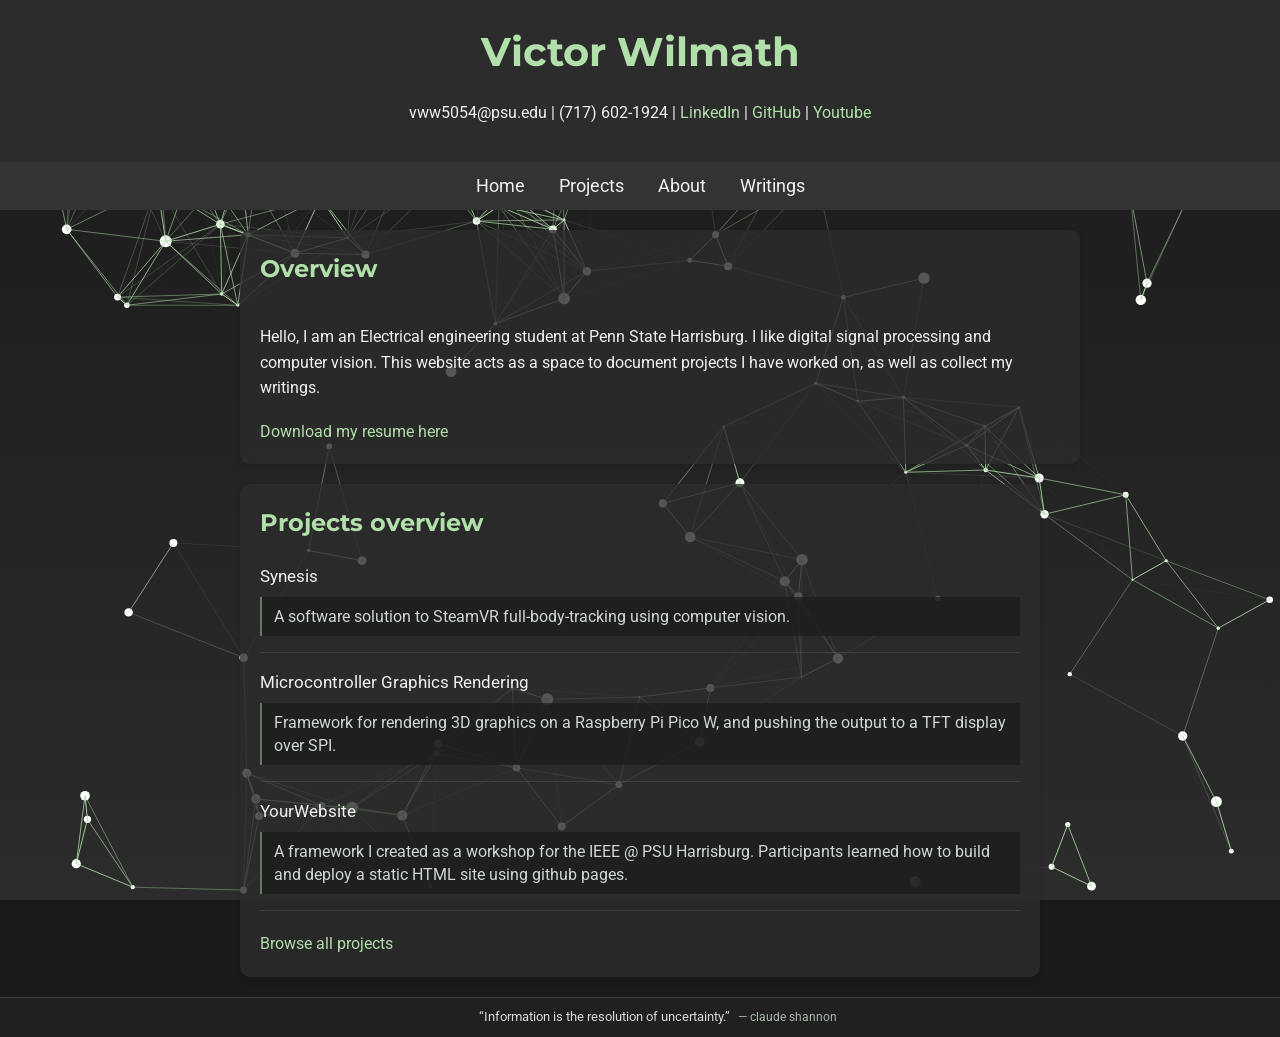
<file: index.html>
<!DOCTYPE html>
<html lang="en">
<head>
    <link rel="icon" href="pipsheader.jpg">
    <meta charset="UTF-8">
    <meta name="viewport" content="width=device-width, initial-scale=1.0">
    <title>Victor Wilmath</title>
    <link href="https://fonts.googleapis.com/css2?family=Montserrat:wght@700&family=Roboto:wght@400;700&display=swap" rel="stylesheet">
    <link rel="stylesheet" href="Assets/site-quotes.css">
    <style>
        * {
            transition: all 0.3s ease;
        }
        body {
            font-family: 'Roboto', sans-serif;
            line-height: 1.6;
            margin: 0;
            padding: 0;
            background-color: #1a1a1a;
            background-image: linear-gradient(to bottom, #1a1a1a, #2c2c2c);
            background-attachment: fixed;
            color: #f0f0f0;
            overflow-x: hidden;
            overflow-y: auto;
            position: relative;
            min-height: 100vh;
        }
        header {
            background-color: #2c2c2c;
            padding: 20px;
            text-align: center;
            position: relative;
            z-index: 1;
        }
        h1, h2, h3 {
            font-family: 'Montserrat', sans-serif;
        }
        h1 {
            margin: 0;
            font-size: 2.5em;
            color: #B2E0AA;
        }
        nav {
            background-color: #333;
            padding: 10px;
            text-align: center;
            position: relative;
            z-index: 1;
        }
        nav a {
            color: #f0f0f0;
            text-decoration: none;
            margin: 0 15px;
            font-size: 1.1em;
            transition: color 0.3s ease;
        }
        nav a:hover {
            color: #B2E0AA;
        }
        main {
            padding: 20px;
            max-width: 800px;
            margin: 0 auto;
            position: relative;
            z-index: 1;
        }
        h2 {
            color: #B2E0AA;
            position: relative;
            display: inline-block;
        }
        h2::after {
            content: '';
            position: absolute;
            width: 100%;
            height: 2px;
            bottom: 0;
            left: 0;
            background-color: #B2E0AA;
            transform: scaleX(0);
            transition: transform 0.3s ease;
        }
        h2:hover::after {
            transform: scaleX(1);
        }
        a {
            color: #B2E0AA;
            text-decoration: none;
        }
        a:hover {
            text-decoration: underline;
        }
        #canvas {
            position: fixed;
            top: 0;
            left: 0;
            width: 100%;
            height: 100%;
            z-index: -1;
            pointer-events: none;
        }
        ::-webkit-scrollbar {
            width: 10px;
        }
        ::-webkit-scrollbar-track {
            background: #1a1a1a;
        }
        ::-webkit-scrollbar-thumb {
            background: #B2E0AA;
            border-radius: 5px;
        }
        ::-webkit-scrollbar-thumb:hover {
            background: #9ed099;
        }
        .content-box {
            background-color: rgba(44, 44, 44, 0.8);
            border-radius: 10px;
            padding: 20px;
            margin-bottom: 20px;
            box-shadow: 0 4px 6px rgba(0, 0, 0, 0.1);
        }
        .image-container {
            text-align: center;
            margin: 20px 0;
        }
        .responsive-image {
            max-width: 100%;
            height: auto;
            border-radius: 10px;
            box-shadow: 0 4px 6px rgba(0, 0, 0, 0.1);
        }
        .image-caption {
            text-align: center;
            margin-top: 10px;
            font-style: italic;
        }
        .home-grid {
            display: flex;
            flex-direction: column;
            gap: 20px;
        }
        .overview-box { width: 100%; }
        .home-grid .content-box { margin-bottom: 0; }
        .home-grid h2 { margin-top: 0; }
        .home-projects {
            margin: 0 0 18px;
            padding: 0;
            list-style: none;
        }
        .home-projects li {
            padding: 0 0 16px;
            border-bottom: 1px solid rgba(240, 240, 240, .1);
        }
        .home-projects li + li { padding-top: 16px; }
        .home-projects a {
            display: block;
            color: #f0f0f0;
            font-size: 1.05em;
        }
        .home-projects a:hover { color: #B2E0AA; }
        .home-projects p {
            margin: 7px 0 0;
            padding: 8px 12px;
            border-left: 2px solid rgba(178, 224, 170, .48);
            background: rgba(24, 29, 26, .72);
            color: #d1d8d1;
            line-height: 1.45;
        }
        .box-link { display: inline-block; margin-top: 2px; }
    </style>
    <link rel="stylesheet" href="Assets/mobile.css">
</head>
<body>
    <canvas id="canvas"></canvas>
    <header>
        <h1>Victor Wilmath</h1>
        <p>vww5054@psu.edu | (717) 602-1924 | <a href="https://www.linkedin.com/in/victorwilmath/">LinkedIn</a> | <a href="https://github.com/VictorWilmath">GitHub</a> | <a href="https://www.youtube.com/@catstatue">Youtube</a></p>
    </header>

    <nav>
        <a href="index.html">Home</a>
        <a href="projects.html">Projects</a>
        <a href="about.html">About</a>
        <a href="writings.html">Writings</a>
    </nav>

    <main>
        <div class="home-grid">
            <section class="content-box overview-box" aria-labelledby="overview-heading">
                <h2 id="overview-heading">Overview</h2>
                <p>Hello, I am an Electrical engineering student at Penn State Harrisburg. I like digital signal processing and computer vision. This website acts as a space to document projects I have worked on, as well as collect my writings.</p>
                <a class="box-link" href="Assets/Resume.pdf">Download my resume here</a>
            </section>
            <section class="content-box" aria-labelledby="projects-heading">
                <h2 id="projects-heading">Projects overview</h2>
                <ul class="home-projects">
                    <li>
                        <a href="https://github.com/VictorWilmath/Synesis">Synesis</a>
                        <p>A software solution to SteamVR full-body-tracking using computer vision.</p>
                    </li>
                    <li>
                        <a href="projects.html">Microcontroller Graphics Rendering</a>
                        <p>Framework for rendering 3D graphics on a Raspberry Pi Pico W, and pushing the output to a TFT display over SPI.</p>
                    </li>
                    <li>
                        <a href="https://github.com/VictorWilmath/yourWebsite">YourWebsite</a>
                        <p>A framework I created as a workshop for the IEEE @ PSU Harrisburg. Participants learned how to build and deploy a static HTML site using github pages.</p>
                    </li>
                </ul>
                <a class="box-link" href="projects.html">Browse all projects</a>
            </section>
        </div>
    </main>

    <script src="Assets/particle-background.js"></script>
    <script src="Assets/site-quotes.js"></script>
</body>
</html>
</file>
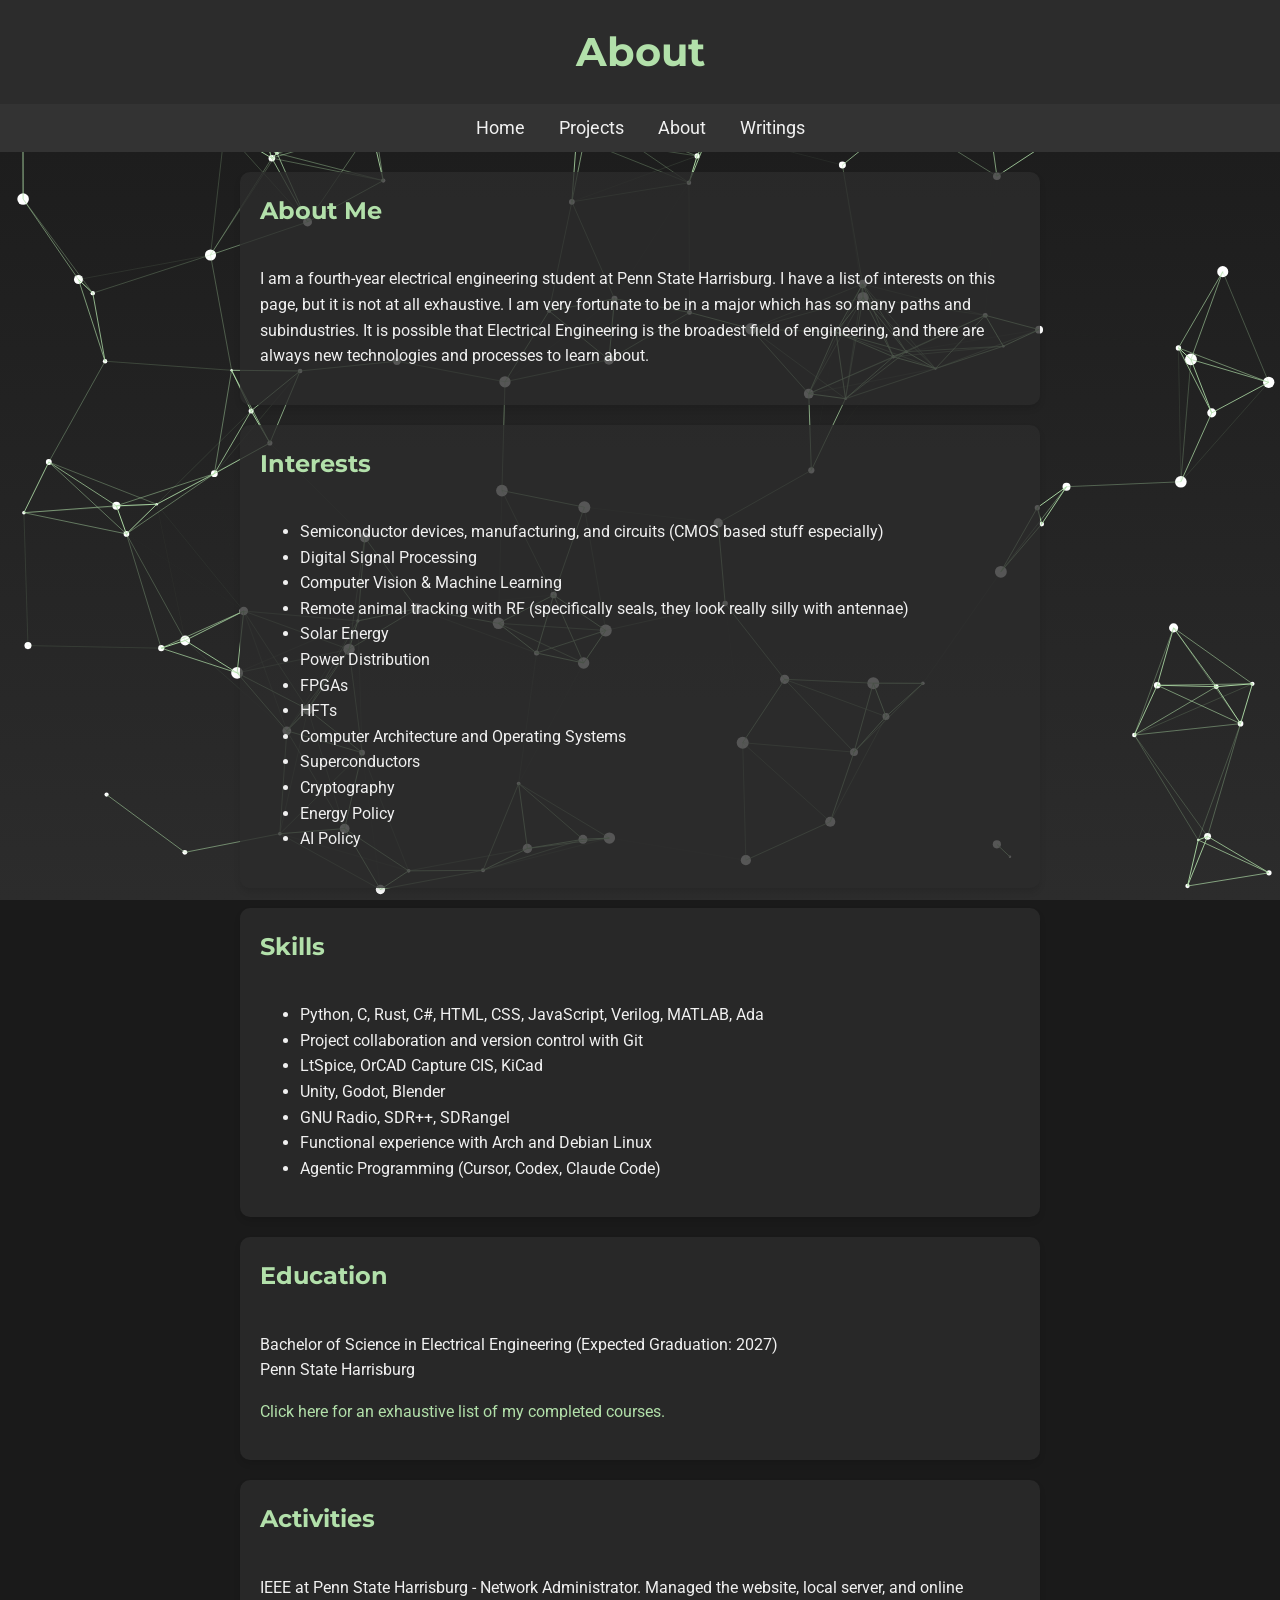
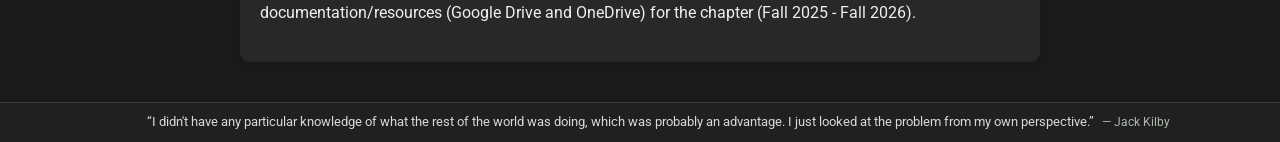
<file: about.html>
<!DOCTYPE html>
<html lang="en">
<head>
    <link rel="icon" href="pipsheader.jpg">
    <meta charset="UTF-8">
    <meta name="viewport" content="width=device-width, initial-scale=1.0">
    <title>About - Victor Wilmath</title>
    <link href="https://fonts.googleapis.com/css2?family=Montserrat:wght@700&family=Roboto:wght@400;700&display=swap" rel="stylesheet">
    <link rel="stylesheet" href="Assets/site-quotes.css">
    <style>
        * {
            transition: all 0.3s ease;
        }
        body {
            font-family: 'Roboto', sans-serif;
            line-height: 1.6;
            margin: 0;
            padding: 0;
            background-color: #1a1a1a;
            background-image: linear-gradient(to bottom, #1a1a1a, #2c2c2c);
            background-attachment: fixed;
            color: #f0f0f0;
            overflow-x: hidden;
            overflow-y: auto;
            position: relative;
            min-height: 100vh;
        }
        header {
            background-color: #2c2c2c;
            padding: 20px;
            text-align: center;
        }
        h1, h2, h3 {
            font-family: 'Montserrat', sans-serif;
        }
        h1 {
            margin: 0;
            font-size: 2.5em;
            color: #B2E0AA;
        }
        nav {
            background-color: #333;
            padding: 10px;
            text-align: center;
        }
        nav a {
            color: #f0f0f0;
            text-decoration: none;
            margin: 0 15px;
            font-size: 1.1em;
            transition: color 0.3s ease;
        }
        nav a:hover {
            color: #B2E0AA;
        }
        main {
            padding: 20px;
            max-width: 800px;
            margin: 0 auto;
        }
        h2 {
            color: #B2E0AA;
            position: relative;
            display: inline-block;
            margin-top: 0;
        }
        h2::after {
            content: '';
            position: absolute;
            width: 100%;
            height: 2px;
            bottom: 0;
            left: 0;
            background-color: #B2E0AA;
            transform: scaleX(0);
            transition: transform 0.3s ease;
        }
        h2:hover::after {
            transform: scaleX(1);
        }
        a {
            color: #B2E0AA;
            text-decoration: none;
        }
        a:hover {
            text-decoration: underline;
        }
        ::-webkit-scrollbar {
            width: 10px;
        }
        ::-webkit-scrollbar-track {
            background: #1a1a1a;
        }
        ::-webkit-scrollbar-thumb {
            background: #B2E0AA;
            border-radius: 5px;
        }
        ::-webkit-scrollbar-thumb:hover {
            background: #9ed099;
        }
        #canvas {
            position: fixed;
            top: 0;
            left: 0;
            width: 100%;
            height: 100%;
            z-index: -1;
            pointer-events: none;
        }
        header, nav, main {
            position: relative;
            z-index: 1;
        }
        .content-box {
            background-color: rgba(44, 44, 44, 0.8);
            border-radius: 10px;
            padding: 20px;
            margin-bottom: 20px;
            box-shadow: 0 4px 6px rgba(0, 0, 0, 0.1);
        }
    </style>
    <link rel="stylesheet" href="Assets/mobile.css">
</head>
<body>
    <canvas id="canvas"></canvas>
    <header>
        <h1>About</h1>
    </header>

    <nav>
        <a href="index.html">Home</a>
        <a href="projects.html">Projects</a>
        <a href="about.html">About</a>
        <a href="writings.html">Writings</a>
    </nav>

    <main>
        <div class="content-box">
            <h2>About Me</h2>
            <p>I am a fourth-year electrical engineering student at Penn State Harrisburg. I have a list of interests on this page, but it is not at all exhaustive. I am very fortunate to be in a major which has so many paths and subindustries. It is possible that Electrical Engineering is the broadest field of engineering, and there are always new technologies and processes to learn about.</p>
        </div>
        
        <div class="content-box">
            <h2>Interests</h2>
            <ul>
                <li>Semiconductor devices, manufacturing, and circuits (CMOS based stuff especially)</li>
                <li>Digital Signal Processing</li>
                <li>Computer Vision & Machine Learning</li>
                <li>Remote animal tracking with RF (specifically seals, they look really silly with antennae)</li>
                <li>Solar Energy</li>
                <li>Power Distribution</li>
                <li>FPGAs</li>
                <li>HFTs</li>
                <li>Computer Architecture and Operating Systems</li>
                <li>Superconductors</li>
                <li>Cryptography</li>
                <li>Energy Policy</li>
                <li>AI Policy</li>
            </ul>
        </div>
        
        <div class="content-box">
            <h2>Skills</h2>
            <ul>
                <li>Python, C, Rust, C#, HTML, CSS, JavaScript, Verilog, MATLAB, Ada</li>
                <li>Project collaboration and version control with Git</li>
                <li>LtSpice, OrCAD Capture CIS, KiCad</li>
                <li>Unity, Godot, Blender</li>
                <li>GNU Radio, SDR++, SDRangel</li>
                <li>Functional experience with Arch and Debian Linux</li>
                <li>Agentic Programming (Cursor, Codex, Claude Code)</li>
            </ul>
        </div>

        <div class="content-box">
            <h2>Education</h2>
            <p>Bachelor of Science in Electrical Engineering (Expected Graduation: 2027)<br>
            Penn State Harrisburg</p>
            <p><a href="courses.html">Click here for an exhaustive list of my completed courses.</a></p>
        </div>

        <div class="content-box">
            <h2>Activities</h2>
            <p>IEEE at Penn State Harrisburg - Network Administrator. Managed the website, local server, and online documentation/resources (Google Drive and OneDrive) for the chapter (Fall 2025 - Fall 2026).</p>
        </div>
    </main>

    <script src="Assets/particle-background.js"></script>
    <script src="Assets/site-quotes.js"></script>
</body>
</html>
</file>
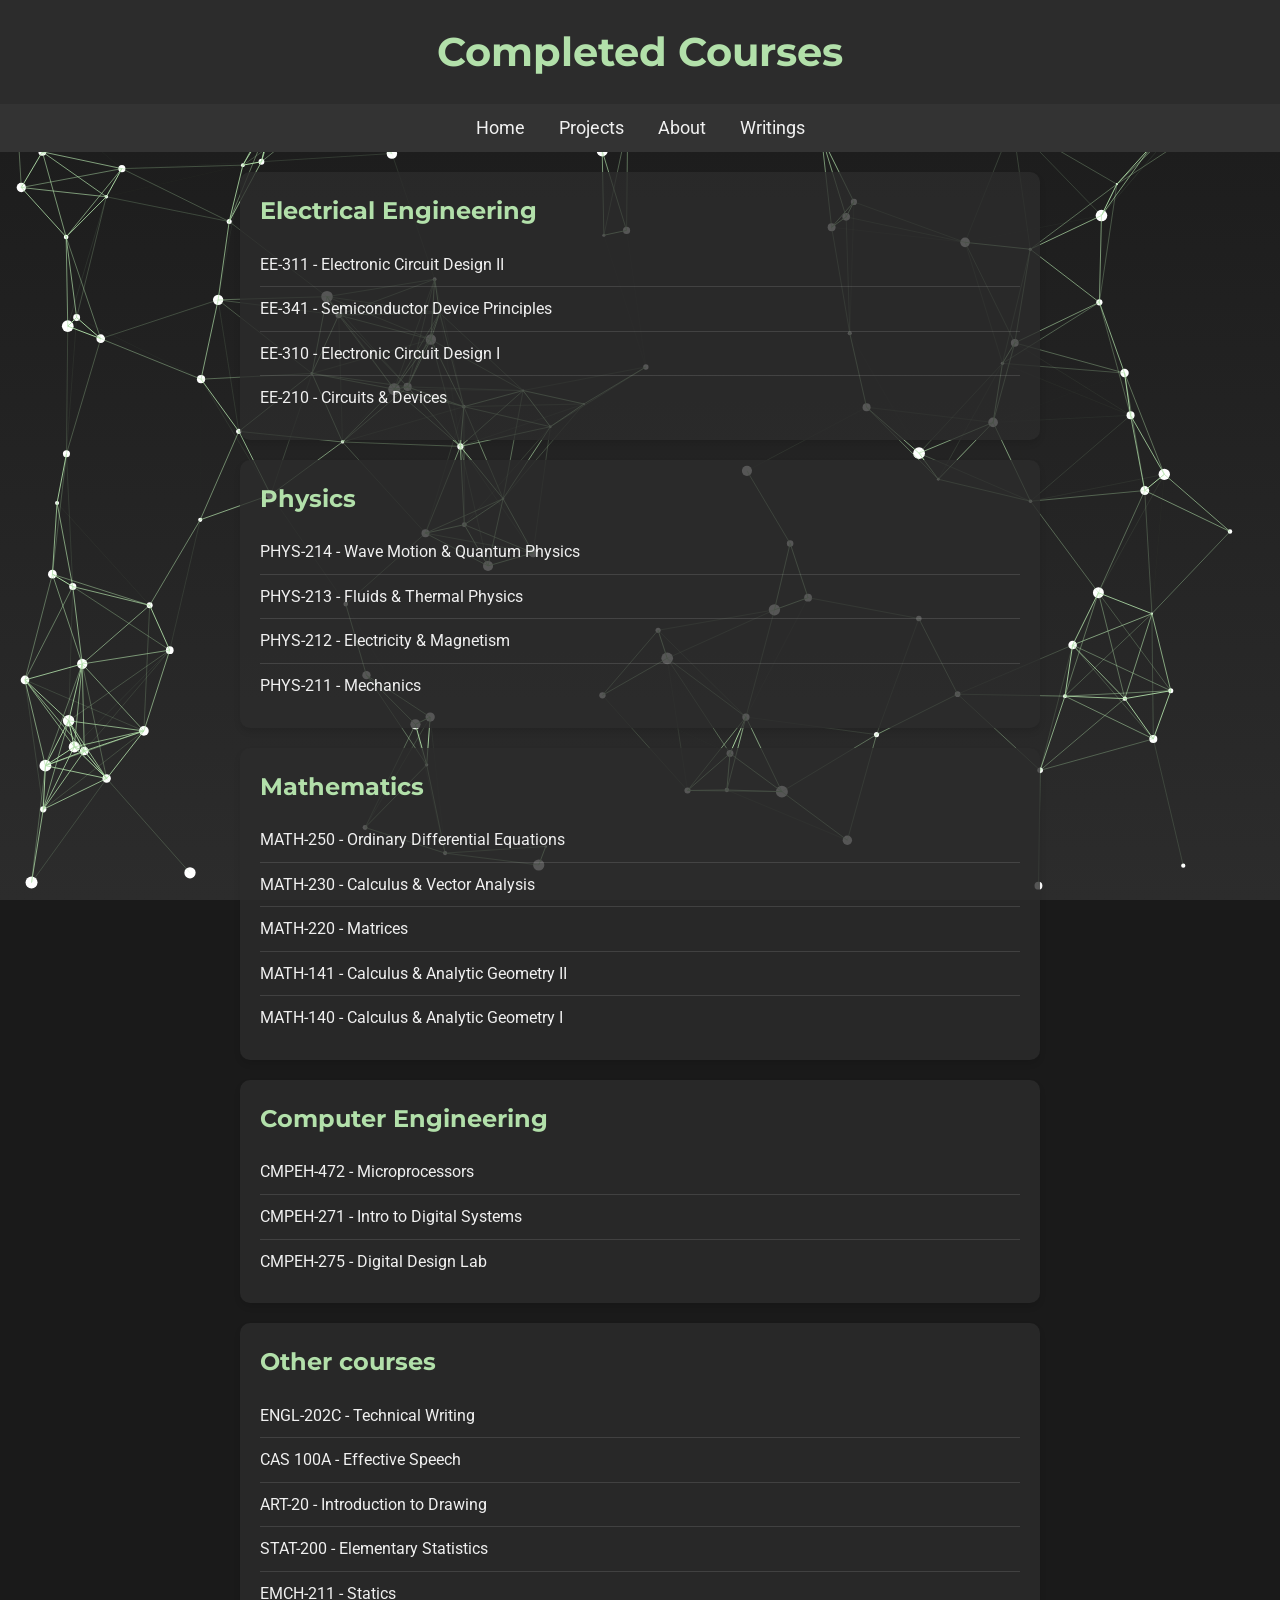
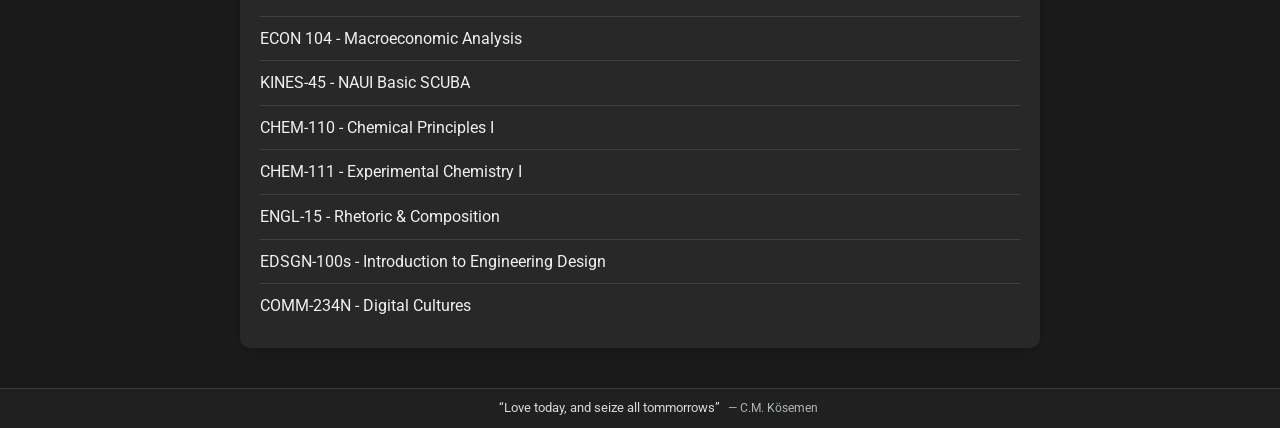
<file: courses.html>
<!DOCTYPE html>
<html lang="en">
<head>
    <link rel="icon" href="pipsheader.jpg">
    <meta charset="UTF-8">
    <meta name="viewport" content="width=device-width, initial-scale=1.0">
    <title>Completed Courses - Victor Wilmath</title>
    <link href="https://fonts.googleapis.com/css2?family=Montserrat:wght@700&family=Roboto:wght@400;700&display=swap" rel="stylesheet">
    <link rel="stylesheet" href="Assets/site-quotes.css">
    <style>
        * { transition: all 0.3s ease; }
        body {
            font-family: 'Roboto', sans-serif;
            line-height: 1.6;
            margin: 0;
            padding: 0;
            background-color: #1a1a1a;
            background-image: linear-gradient(to bottom, #1a1a1a, #2c2c2c);
            background-attachment: fixed;
            color: #f0f0f0;
            overflow-x: hidden;
            position: relative;
        }
        header {
            background-color: #2c2c2c;
            padding: 20px;
            text-align: center;
            position: relative;
            z-index: 1;
        }
        h1, h2 { font-family: 'Montserrat', sans-serif; }
        h1 { margin: 0; font-size: 2.5em; color: #B2E0AA; }
        nav {
            background-color: #333;
            padding: 10px;
            text-align: center;
            position: relative;
            z-index: 1;
        }
        nav a {
            color: #f0f0f0;
            text-decoration: none;
            margin: 0 15px;
            font-size: 1.1em;
        }
        nav a:hover { color: #B2E0AA; }
        main {
            width: min(800px, calc(100% - 40px));
            margin: 0 auto;
            padding: 20px 0;
            position: relative;
            z-index: 1;
        }
        .course-section {
            margin-bottom: 20px;
            padding: 20px;
            border-radius: 10px;
            background: rgba(44, 44, 44, .8);
            box-shadow: 0 4px 6px rgba(0, 0, 0, .1);
        }
        .course-section h2 { margin: 0 0 12px; color: #B2E0AA; }
        .course-list { margin: 0; padding: 0; list-style: none; }
        .course-list li { padding: 9px 0; border-top: 1px solid rgba(240, 240, 240, .12); }
        .course-list li:first-child { border-top: 0; }
        #canvas {
            position: fixed;
            inset: 0;
            width: 100%;
            height: 100%;
            z-index: -1;
            pointer-events: none;
        }
        @media (max-width: 520px) {
            nav a { margin: 0 7px; font-size: .95em; }
            h1 { font-size: 2.1em; }
        }
    </style>
    <link rel="stylesheet" href="Assets/mobile.css">
</head>
<body>
    <canvas id="canvas"></canvas>
    <header><h1>Completed Courses</h1></header>
    <nav aria-label="Main navigation">
        <a href="index.html">Home</a>
        <a href="projects.html">Projects</a>
        <a href="about.html">About</a>
        <a href="writings.html">Writings</a>
    </nav>
    <main>
        <!-- Add one list item for each completed course. -->

        <section class="course-section" aria-labelledby="ee-heading">
            <h2 id="ee-heading">Electrical Engineering</h2>
            <ul class="course-list">
                <!-- <li>Course number — Course title</li> -->
                 <li>EE-311 - Electronic Circuit Design II</li>
                 <li>EE-341 - Semiconductor Device Principles</li>
                 <li>EE-310 - Electronic Circuit Design I</li>
                 <li>EE-210 - Circuits & Devices</li>
            </ul>
        </section>

                <section class="course-section" aria-labelledby="physics-heading">
            <h2 id="physics-heading">Physics</h2>
            <ul class="course-list">
                <!-- <li>Course number — Course title</li> -->
                 <li>PHYS-214 - Wave Motion & Quantum Physics</li>
                 <li>PHYS-213 - Fluids & Thermal Physics</li>
                 <li>PHYS-212 - Electricity & Magnetism</li>
                 <li>PHYS-211 - Mechanics</li>
            </ul>
        </section>

                <section class="course-section" aria-labelledby="math-heading">
            <h2 id="math-heading">Mathematics</h2>
            <ul class="course-list">
                <!-- <li>Course number — Course title</li> -->
                 <li>MATH-250 - Ordinary Differential Equations</li>
                 <li>MATH-230 - Calculus & Vector Analysis</li>
                 <li>MATH-220 - Matrices</li>
                 <li>MATH-141 - Calculus & Analytic Geometry II</li>
                 <li>MATH-140 - Calculus & Analytic Geometry I</li>
            </ul>
        </section>

        <section class="course-section" aria-labelledby="cmpeh-heading">
            <h2 id="cmpeh-heading">Computer Engineering</h2>
            <ul class="course-list">
                <!-- <li>Course number — Course title</li> -->
                 <li>CMPEH-472 - Microprocessors</li>
                 <li>CMPEH-271 - Intro to Digital Systems</li>
                 <li>CMPEH-275 - Digital Design Lab</li>
            </ul>
        </section>
        <section class="course-section" aria-labelledby="other-heading">
            <h2 id="other-heading">Other courses</h2>
            <ul class="course-list">
                <!-- <li>Course number — Course title</li> -->
                 <li>ENGL-202C - Technical Writing</li>
                 <li>CAS 100A - Effective Speech</li>
                 <li>ART-20 - Introduction to Drawing</li>
                 <li>STAT-200 - Elementary Statistics</li>
                 <li>EMCH-211 - Statics</li>
                 <li>ECON 104 - Macroeconomic Analysis</li>
                 <li>KINES-45 - NAUI Basic SCUBA</li>
                 <li>CHEM-110 - Chemical Principles I</li>
                 <li>CHEM-111 - Experimental Chemistry I</li>
                 <li>ENGL-15 - Rhetoric & Composition</li>
                 <li>EDSGN-100s - Introduction to Engineering Design</li>
                 <li>COMM-234N - Digital Cultures</li>
            </ul>
        </section>
    </main>
    <script src="Assets/particle-background.js"></script>
    <script src="Assets/site-quotes.js"></script>
</body>
</html>
</file>
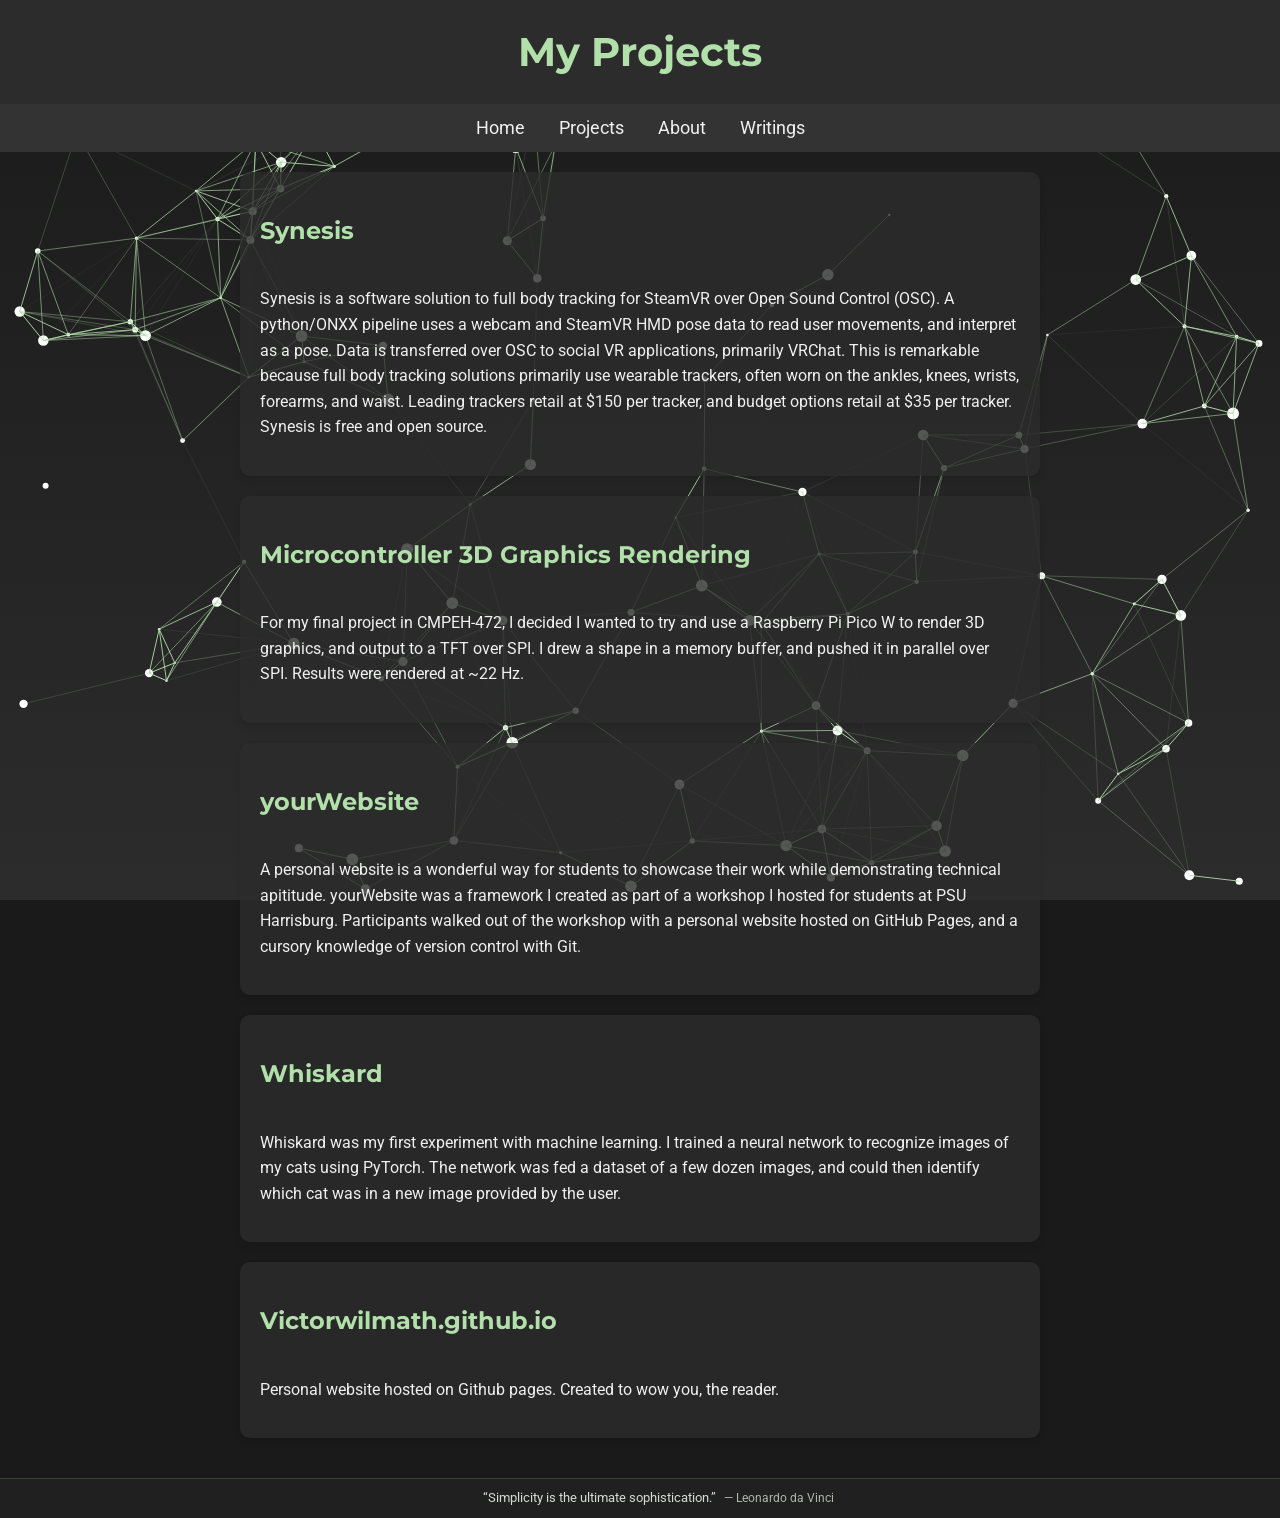
<file: projects.html>
<!DOCTYPE html>
<html lang="en">
<head>
    <link rel="icon" href="pipsheader.jpg">
    <meta charset="UTF-8">
    <meta name="viewport" content="width=device-width, initial-scale=1.0">
    <title>Projects - Victor Wilmath</title>
    <link href="https://fonts.googleapis.com/css2?family=Montserrat:wght@700&family=Roboto:wght@400;700&display=swap" rel="stylesheet">
    <link rel="stylesheet" href="Assets/site-quotes.css">
    <style>
        * {
            transition: all 0.3s ease;
        }
        body {
            font-family: 'Roboto', sans-serif;
            line-height: 1.6;
            margin: 0;
            padding: 0;
            background-color: #1a1a1a;
            background-image: linear-gradient(to bottom, #1a1a1a, #2c2c2c);
            background-attachment: fixed;
            color: #f0f0f0;
            overflow-x: hidden;
            overflow-y: auto;
            position: relative;
            min-height: 100vh;
        }
        header {
            background-color: #2c2c2c;
            padding: 20px;
            text-align: center;
        }
        h1, h2, h3 {
            font-family: 'Montserrat', sans-serif;
        }
        h1 {
            margin: 0;
            font-size: 2.5em;
            color: #B2E0AA;
        }
        nav {
            background-color: #333;
            padding: 10px;
            text-align: center;
        }
        nav a {
            color: #f0f0f0;
            text-decoration: none;
            margin: 0 15px;
            font-size: 1.1em;
            transition: color 0.3s ease;
        }
        nav a:hover {
            color: #B2E0AA;
        }
        main {
            padding: 20px;
            max-width: 800px;
            margin: 0 auto;
        }
        h2 {
            color: #B2E0AA;
            position: relative;
            display: inline-block;
        }
        h2::after {
            content: '';
            position: absolute;
            width: 100%;
            height: 2px;
            bottom: 0;
            left: 0;
            background-color: #B2E0AA;
            transform: scaleX(0);
            transition: transform 0.3s ease;
        }
        h2:hover::after {
            transform: scaleX(1);
        }
        a {
            color: #B2E0AA;
            text-decoration: none;
        }
        a:hover {
            text-decoration: underline;
        }
        .project {
            background-color: #2c2c2c;
            padding: 20px;
            margin-bottom: 20px;
            border-radius: 10px;
            box-shadow: 0 4px 6px rgba(0, 0, 0, 0.1);
            transition: transform 0.3s ease;
        }
        .content-box {
            background-color: rgba(44, 44, 44, 0.8);
            border-radius: 10px;
            padding: 20px;
            margin-bottom: 20px;
            box-shadow: 0 4px 6px rgba(0, 0, 0, 0.1);
        }
        ::-webkit-scrollbar {
            width: 10px;
        }
        ::-webkit-scrollbar-track {
            background: #1a1a1a;
        }
        ::-webkit-scrollbar-thumb {
            background: #B2E0AA;
            border-radius: 5px;
        }
        ::-webkit-scrollbar-thumb:hover {
            background: #9ed099;
        }
        #canvas {
            position: fixed;
            top: 0;
            left: 0;
            width: 100%;
            height: 100%;
            z-index: -1;
            pointer-events: none;
        }
        header, nav, main {
            position: relative;
            z-index: 1;
        }
    </style>
    <link rel="stylesheet" href="Assets/mobile.css">
</head>
<body>
    <canvas id="canvas"></canvas>
    <header>
        <h1>My Projects</h1>
    </header>

    <nav>
        <a href="index.html">Home</a>
        <a href="projects.html">Projects</a>
        <a href="about.html">About</a>
        <a href="writings.html">Writings</a>
    </nav>

    <main>
        <div class="content-box">
            <h2>Synesis</h2>
            <p>Synesis is a software solution to full body tracking for SteamVR over Open Sound Control (OSC). A python/ONXX pipeline uses a webcam and SteamVR HMD pose data to read user movements, and interpret as a pose. Data is transferred over OSC to social VR applications, primarily VRChat. This is remarkable because full body tracking solutions primarily use wearable trackers, often worn on the ankles, knees, wrists, forearms, and waist. Leading trackers retail at $150 per tracker, and budget options retail at $35 per tracker. Synesis is free and open source.</p>
        </div>
        <div class="content-box">
            <h2>Microcontroller 3D Graphics Rendering</h2>
            <p>For my final project in CMPEH-472, I decided I wanted to try and use a Raspberry Pi Pico W to render 3D graphics, and output to a TFT over SPI. I drew a shape in a memory buffer, and pushed it in parallel over SPI. Results were rendered at ~22 Hz.</p>
        </div>
        <div class="content-box">
            <h2>yourWebsite</h2>
            <p>A personal website is a wonderful way for students to showcase their work while demonstrating technical apititude. yourWebsite was a framework I created as part of a workshop I hosted for students at PSU Harrisburg. Participants walked out of the workshop with a personal website hosted on GitHub Pages, and a cursory knowledge of version control with Git.</p>
        </div>
        <div class="content-box">
            <h2>Whiskard</h2>
            <p>Whiskard was my first experiment with machine learning. I trained a neural network to recognize images of my cats using PyTorch. The network was fed a dataset of a few dozen images, and could then identify which cat was in a new image provided by the user.</p>
        </div>
        <div class="content-box">
            <h2>Victorwilmath.github.io</h2>
            <p>Personal website hosted on Github pages. Created to wow you, the reader.</p>
        </div>
    </main>

    <script src="Assets/particle-background.js"></script>
    <script src="Assets/site-quotes.js"></script>
</body>
</html>
</file>
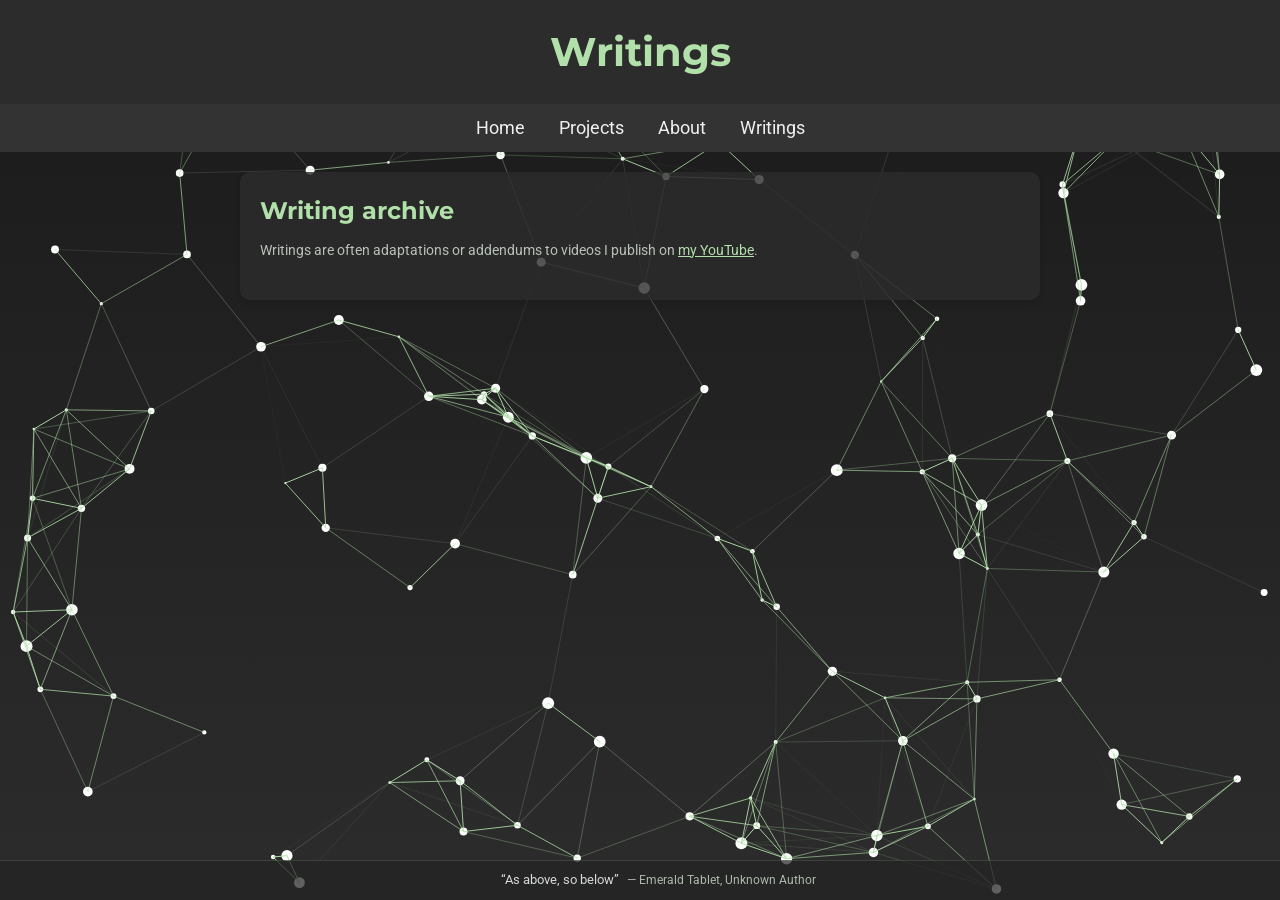
<file: writings.html>
<!DOCTYPE html>
<html lang="en">
<head>
    <link rel="icon" href="pipsheader.jpg">
    <meta charset="UTF-8">
    <meta name="viewport" content="width=device-width, initial-scale=1.0">
    <title>Writings - Victor Wilmath</title>
    <link href="https://fonts.googleapis.com/css2?family=Montserrat:wght@700&family=Roboto:wght@400;700&display=swap" rel="stylesheet">
    <link rel="stylesheet" href="Assets/site-quotes.css">
    <style>
        * { transition: all 0.3s ease; }
        body {
            font-family: 'Roboto', sans-serif;
            line-height: 1.6;
            margin: 0;
            padding: 0;
            background-color: #1a1a1a;
            background-image: linear-gradient(to bottom, #1a1a1a, #2c2c2c);
            background-attachment: fixed;
            color: #f0f0f0;
            overflow-x: hidden;
            position: relative;
        }
        header {
            background-color: #2c2c2c;
            padding: 20px;
            text-align: center;
            position: relative;
            z-index: 1;
        }
        h1, h2 { font-family: 'Montserrat', sans-serif; }
        h1 { margin: 0; font-size: 2.5em; color: #B2E0AA; }
        nav {
            background-color: #333;
            padding: 10px;
            text-align: center;
            position: relative;
            z-index: 1;
        }
        nav a {
            color: #f0f0f0;
            text-decoration: none;
            margin: 0 15px;
            font-size: 1.1em;
        }
        nav a:hover { color: #B2E0AA; }
        main {
            width: min(800px, calc(100% - 40px));
            margin: 0 auto;
            padding: 20px 0;
            position: relative;
            z-index: 1;
        }
        .content-box {
            background-color: rgba(44, 44, 44, .8);
            border-radius: 10px;
            padding: 20px;
            box-shadow: 0 4px 6px rgba(0, 0, 0, .1);
        }
        .content-box h2 { margin: 0 0 18px; color: #B2E0AA; }
        .writing-subheading {
            margin: -10px 0 18px;
            color: #b9c2b9;
            font-size: .9rem;
        }
        .writing-subheading a { color: #B2E0AA; }
        .writing-list { margin: 0; padding: 0; list-style: none; }
        .writing-entry { padding: 16px 0; border-top: 1px solid rgba(240, 240, 240, .12); }
        .writing-entry:first-child { border-top: 0; padding-top: 0; }
        .writing-entry time { color: #B2E0AA; font-size: .85rem; }
        .writing-entry h3 { margin: 4px 0 0; font-size: 1.1rem; font-weight: 500; }
        #canvas {
            position: fixed;
            inset: 0;
            width: 100%;
            height: 100%;
            z-index: -1;
            pointer-events: none;
        }
        @media (max-width: 520px) {
            nav a { margin: 0 7px; font-size: .95em; }
            h1 { font-size: 2.1em; }
        }
    </style>
    <link rel="stylesheet" href="Assets/mobile.css">
</head>
<body>
    <canvas id="canvas"></canvas>
    <header><h1>Writings</h1></header>
    <nav aria-label="Main navigation">
        <a href="index.html">Home</a>
        <a href="projects.html">Projects</a>
        <a href="about.html">About</a>
        <a href="writings.html" aria-current="page">Writings</a>
    </nav>
    <main>
        <section class="content-box" aria-labelledby="writing-list-heading">
            <h2 id="writing-list-heading">Writing archive</h2>
            <p class="writing-subheading">Writings are often adaptations or addendums to videos I publish on <a href="https://www.youtube.com/@catstatue">my YouTube</a>.</p>
            <ol class="writing-list">
                <!-- To add a writing, copy this entry and fill in the date and title:
                <li class="writing-entry">
                    <time datetime="YYYY-MM-DD">Month D, YYYY</time>
                    <h3>Title</h3>
                </li>
                -->
            </ol>
        </section>
    </main>
    <script src="Assets/particle-background.js"></script>
    <script src="Assets/site-quotes.js"></script>
</body>
</html>
</file>
<file: Assets/site-quotes.css>
body {
    min-height: 100vh;
    display: flex;
    flex-direction: column;
}

main {
    flex: 1 0 auto;
}

.site-quote-footer {
    position: relative;
    z-index: 1;
    width: 100%;
    margin-top: auto;
    padding: 10px 18px;
    border-top: 1px solid rgba(178, 224, 170, .16);
    background: rgba(35, 35, 35, .72);
    color: #f0f0f0;
    text-align: center;
}

.site-quote-content {
    max-width: 1100px;
    margin: 0 auto;
    display: flex;
    align-items: baseline;
    justify-content: center;
    gap: 8px;
    flex-wrap: wrap;
}

.site-quote-footer blockquote {
    margin: 0;
    color: #d5dbd5;
    font-size: .82rem;
    line-height: 1.4;
}

.site-quote-footer cite {
    color: #aeb9ae;
    font-size: .75rem;
    font-style: normal;
}

@media (max-width: 480px) {
    .site-quote-footer { padding: 9px 14px; }
    .site-quote-content { gap: 2px 7px; }
}
</file>
<file: Assets/mobile.css>
/* Shared responsive layout and touch targets for phones. */
@media (max-width: 640px) {
    *,
    *::before,
    *::after {
        box-sizing: border-box;
    }

    header {
        padding: 18px 16px;
    }

    h1 {
        font-size: clamp(1.75rem, 8vw, 2.3rem);
        line-height: 1.2;
        overflow-wrap: anywhere;
    }

    header p {
        max-width: 34rem;
        margin: 12px auto 0;
        font-size: .94rem;
        line-height: 1.8;
        overflow-wrap: anywhere;
    }

    nav {
        display: flex;
        flex-wrap: wrap;
        justify-content: center;
        align-items: center;
        gap: 2px 12px;
        padding: 6px 12px;
    }

    nav a {
        display: inline-flex;
        align-items: center;
        justify-content: center;
        min-height: 44px;
        margin: 0;
        padding: 7px 4px;
        font-size: 1rem;
        line-height: 1.25;
    }

    main {
        width: 100%;
        max-width: 840px;
        margin: 0 auto;
        padding: 16px;
    }

    main h2 {
        font-size: clamp(1.25rem, 6vw, 1.6rem);
        line-height: 1.3;
        overflow-wrap: anywhere;
    }

    main p,
    main li {
        overflow-wrap: anywhere;
    }

    .content-box,
    .project,
    .course-section {
        padding: 16px;
        border-radius: 8px;
    }

    .content-box + .content-box,
    .project + .content-box {
        margin-top: 14px;
    }

    .image-container {
        margin: 16px 0;
    }

    .responsive-image,
    main img,
    main video,
    main iframe {
        max-width: 100%;
        height: auto;
    }

    .home-projects p {
        padding: 10px 12px;
    }

    .site-quote-footer {
        padding: 10px 14px;
    }

    .site-quote-content {
        flex-direction: column;
        align-items: center;
        gap: 2px;
    }

    .site-quote-footer blockquote,
    .site-quote-footer cite {
        max-width: 100%;
        overflow-wrap: anywhere;
    }
}

@media (max-width: 380px) {
    header {
        padding-inline: 12px;
    }

    main {
        padding: 12px;
    }

    .content-box,
    .project,
    .course-section {
        padding: 14px;
    }

    nav {
        column-gap: 8px;
    }

    nav a {
        font-size: .94rem;
    }
}
</file>
